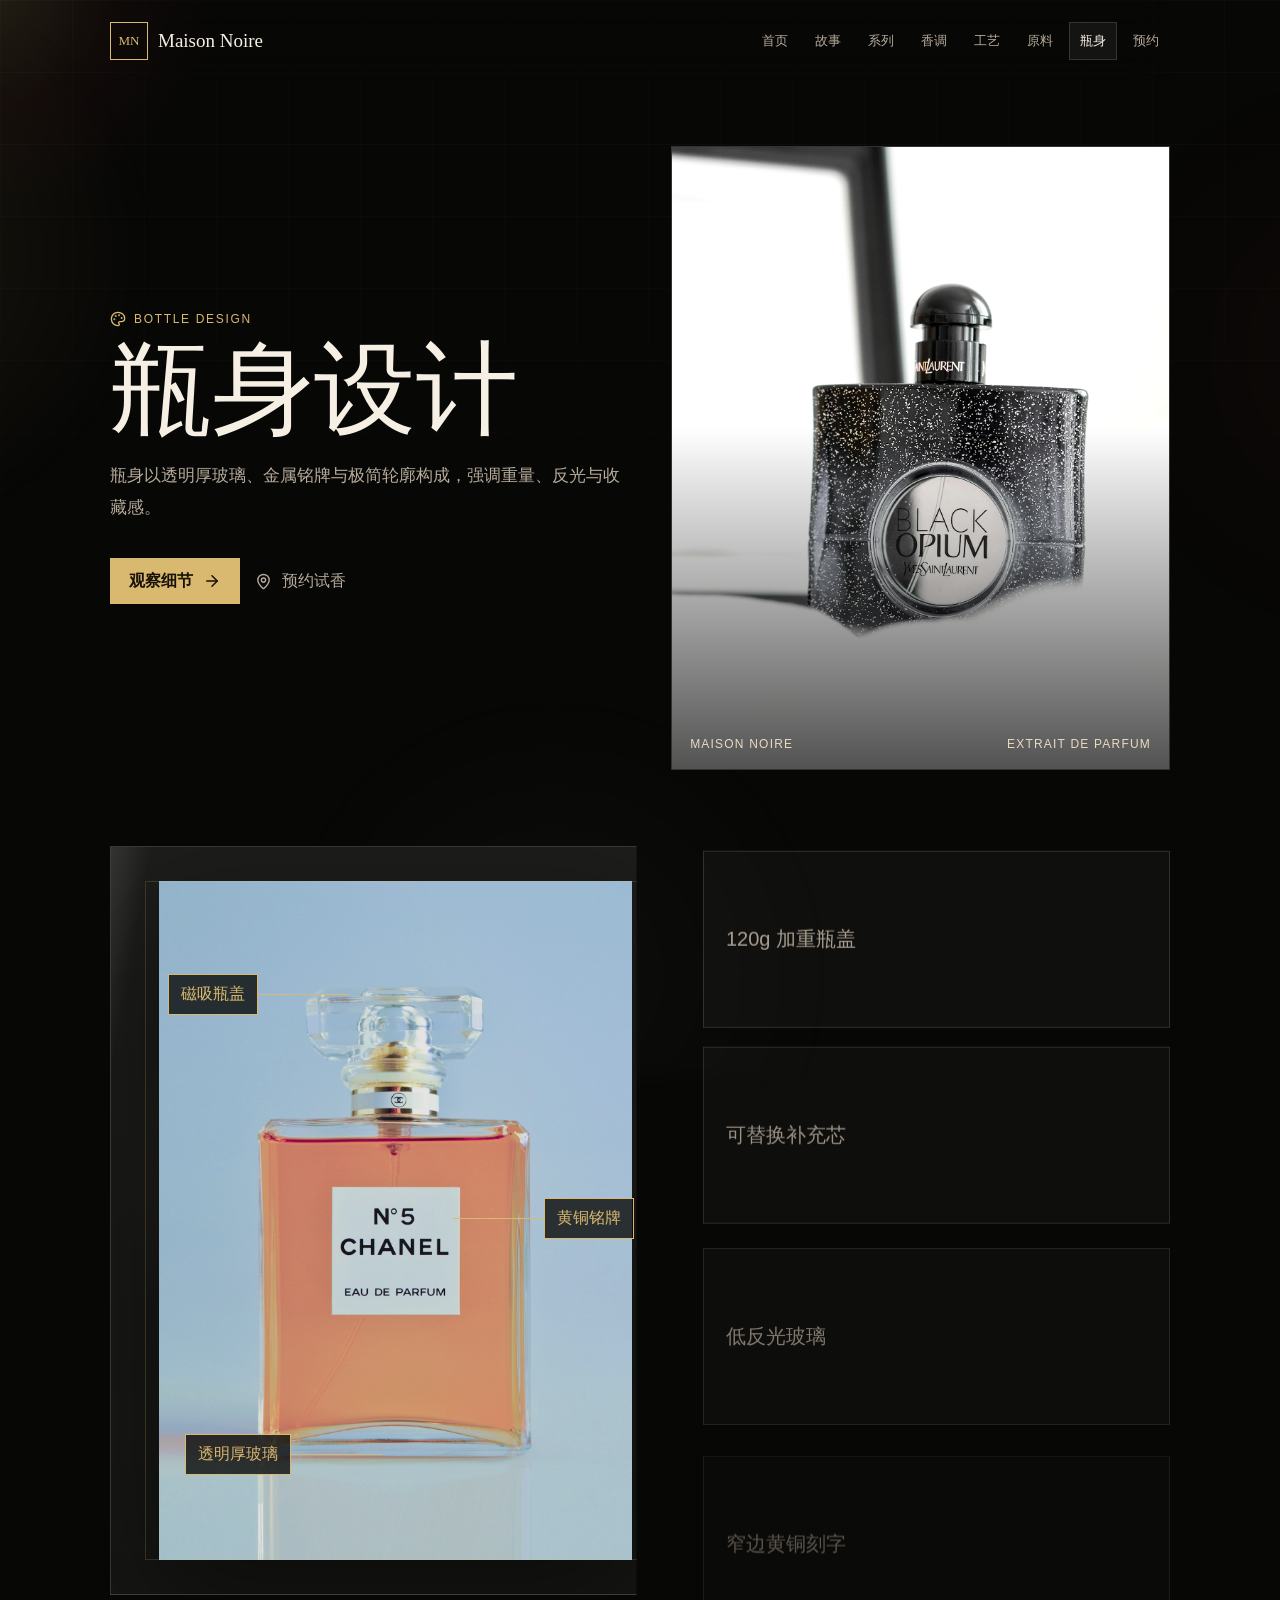
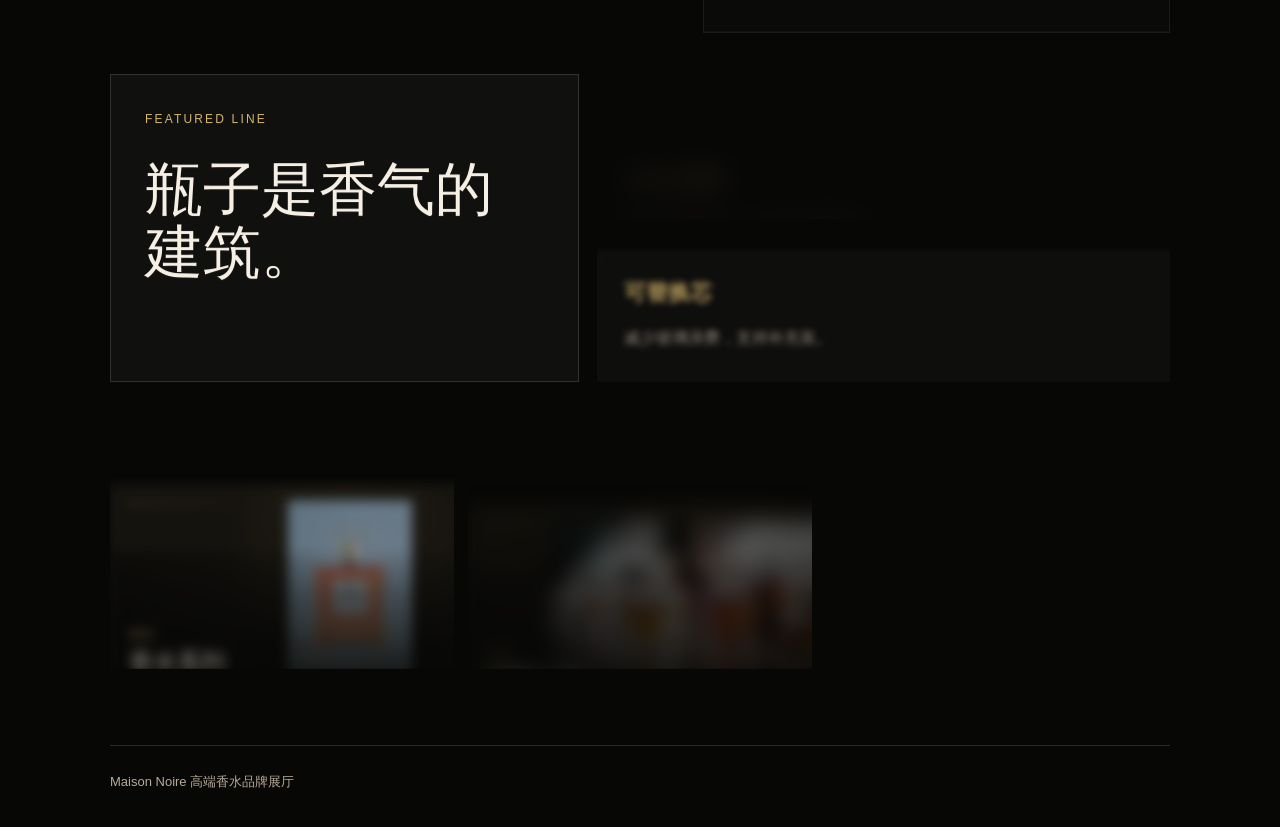
<file: html/bottles.html>
<!doctype html>
<html lang="zh-CN">
  <head>
    <meta charset="UTF-8" />
    <meta name="viewport" content="width=device-width, initial-scale=1.0" />
    <link rel="icon" href="./favicon.svg" />
    <title>Maison Noire - 瓶身设计</title>
    <script type="module" crossorigin src="../js/main.js"></script>
    <link rel="stylesheet" crossorigin href="../css/main.css">
  </head>
  <body>
    <div id="root"></div>
  </body>
</html>
</file>
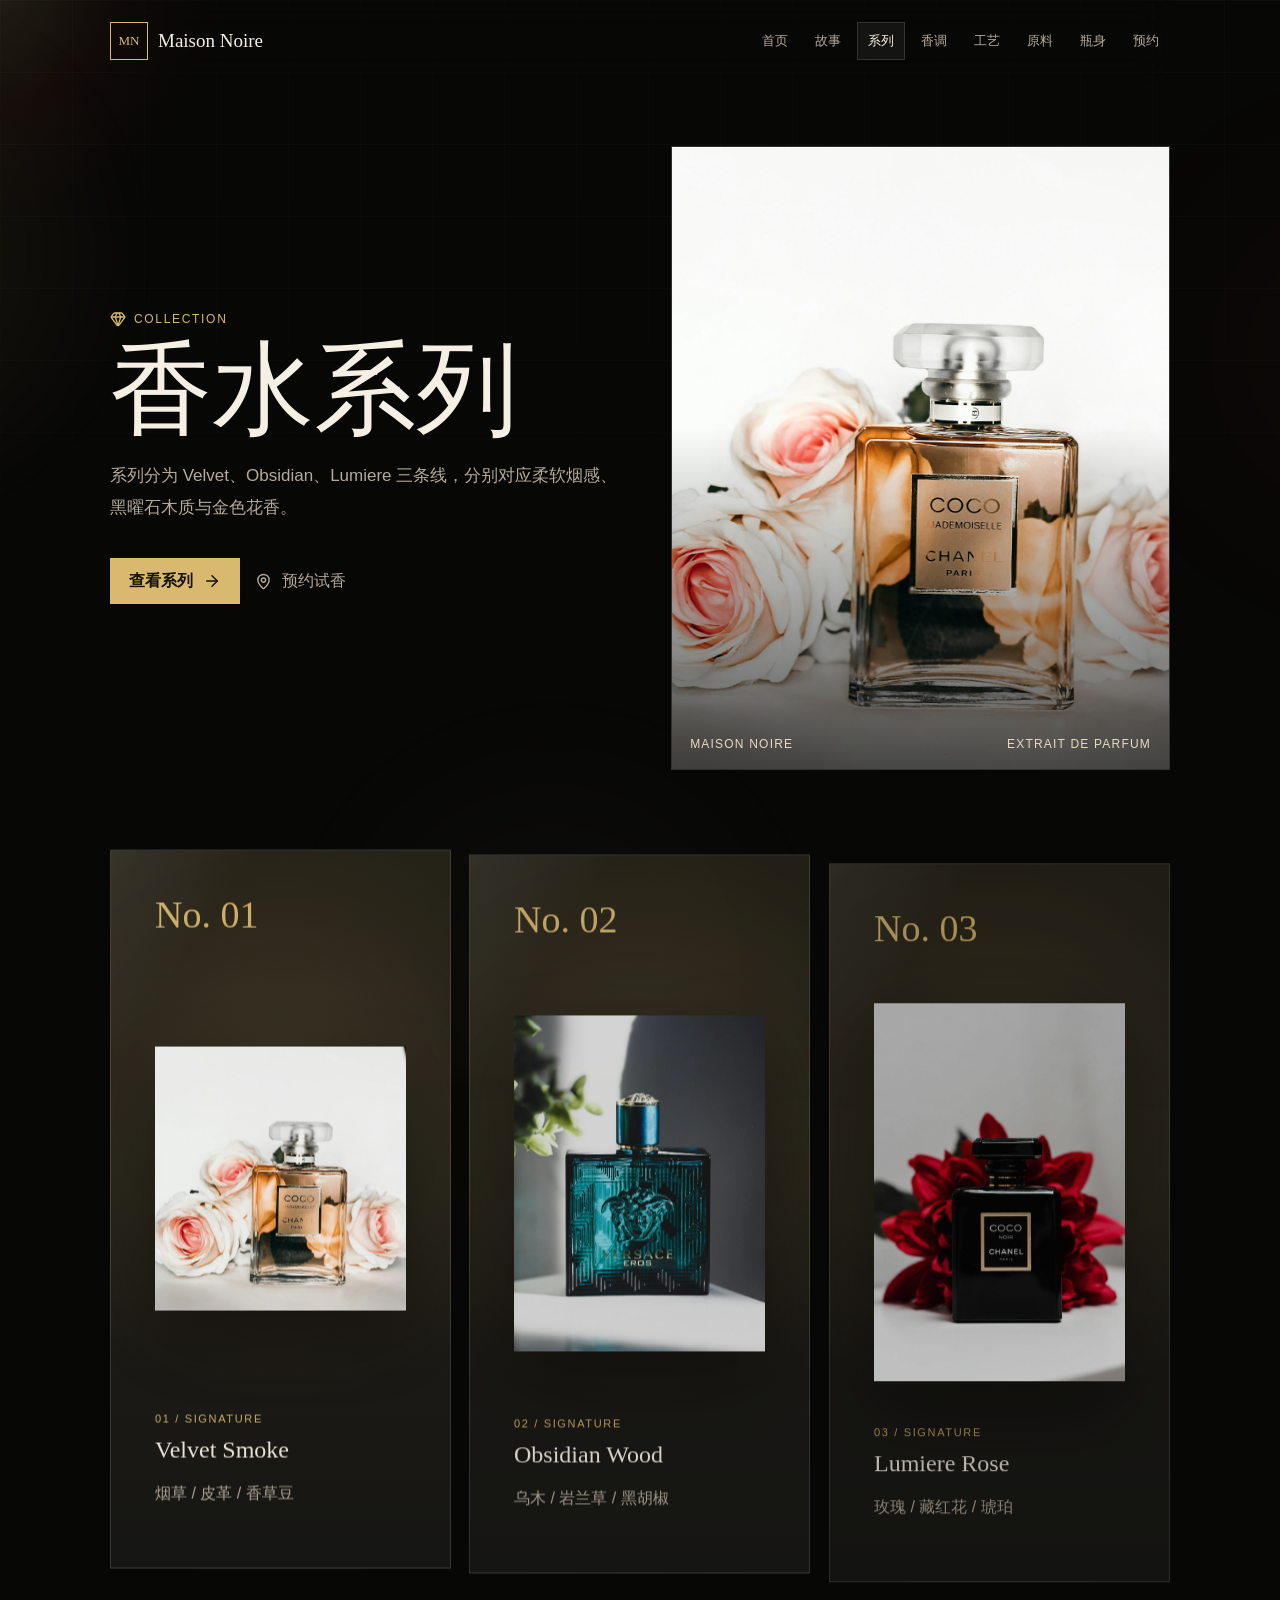
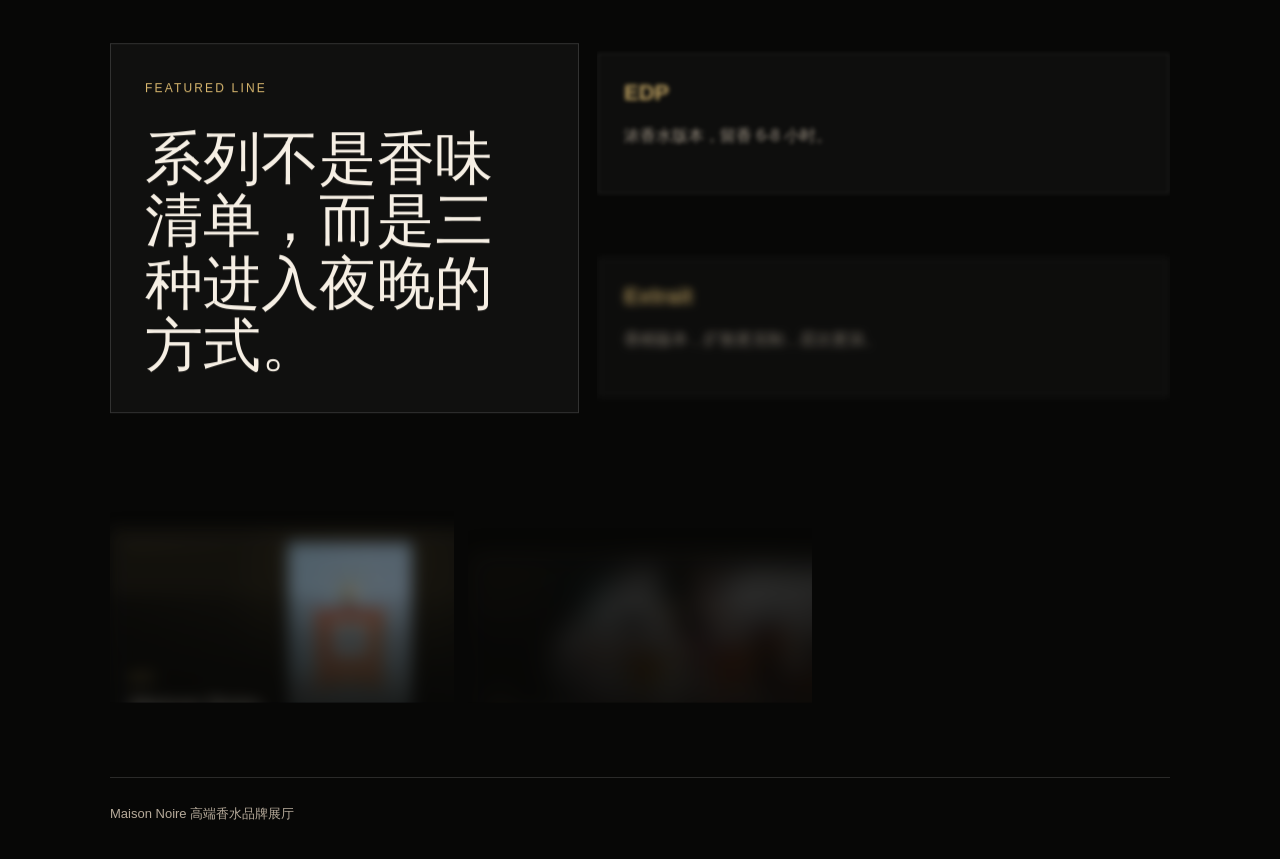
<file: html/collection.html>
<!doctype html>
<html lang="zh-CN">
  <head>
    <meta charset="UTF-8" />
    <meta name="viewport" content="width=device-width, initial-scale=1.0" />
    <link rel="icon" href="./favicon.svg" />
    <title>Maison Noire - 香水系列</title>
    <script type="module" crossorigin src="../js/main.js"></script>
    <link rel="stylesheet" crossorigin href="../css/main.css">
  </head>
  <body>
    <div id="root"></div>
  </body>
</html>
</file>
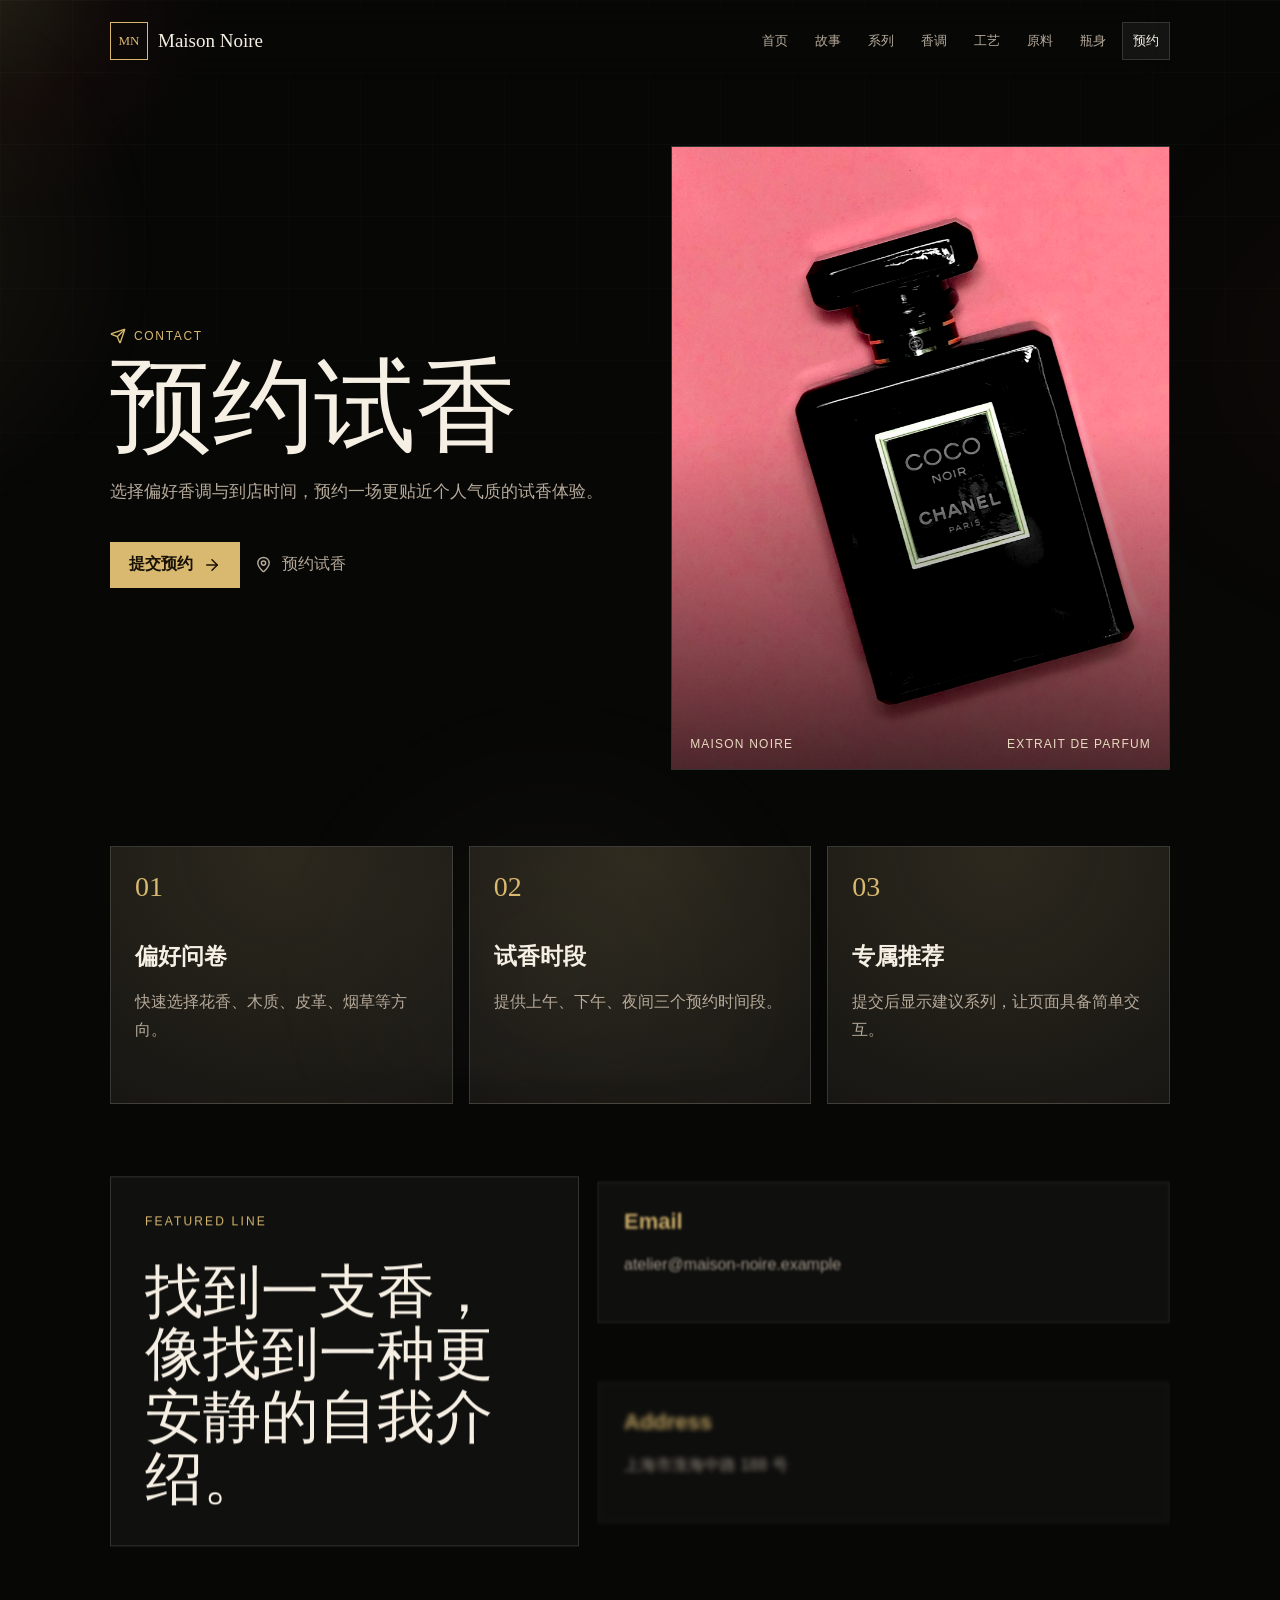
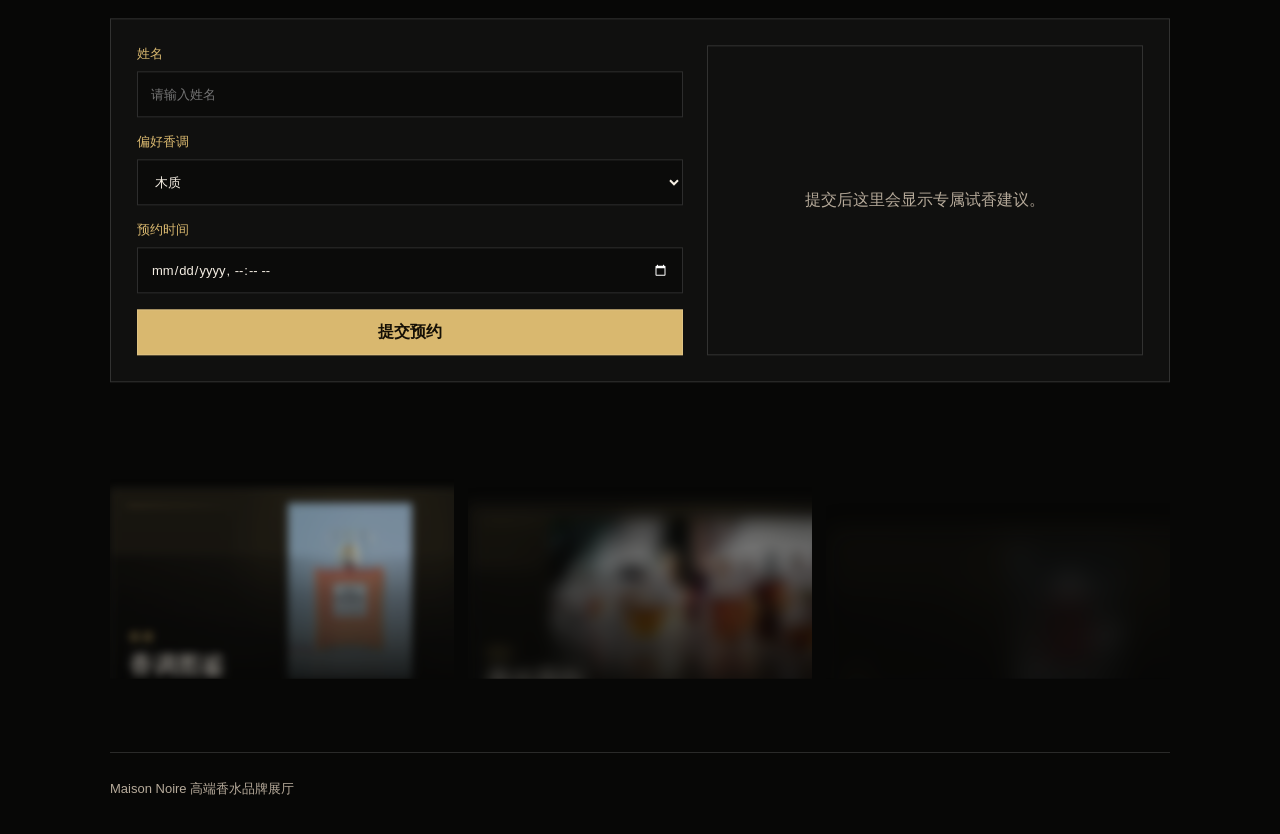
<file: html/contact.html>
<!doctype html>
<html lang="zh-CN">
  <head>
    <meta charset="UTF-8" />
    <meta name="viewport" content="width=device-width, initial-scale=1.0" />
    <link rel="icon" href="./favicon.svg" />
    <title>Maison Noire - 预约试香</title>
    <script type="module" crossorigin src="../js/main.js"></script>
    <link rel="stylesheet" crossorigin href="../css/main.css">
  </head>
  <body>
    <div id="root"></div>
  </body>
</html>
</file>
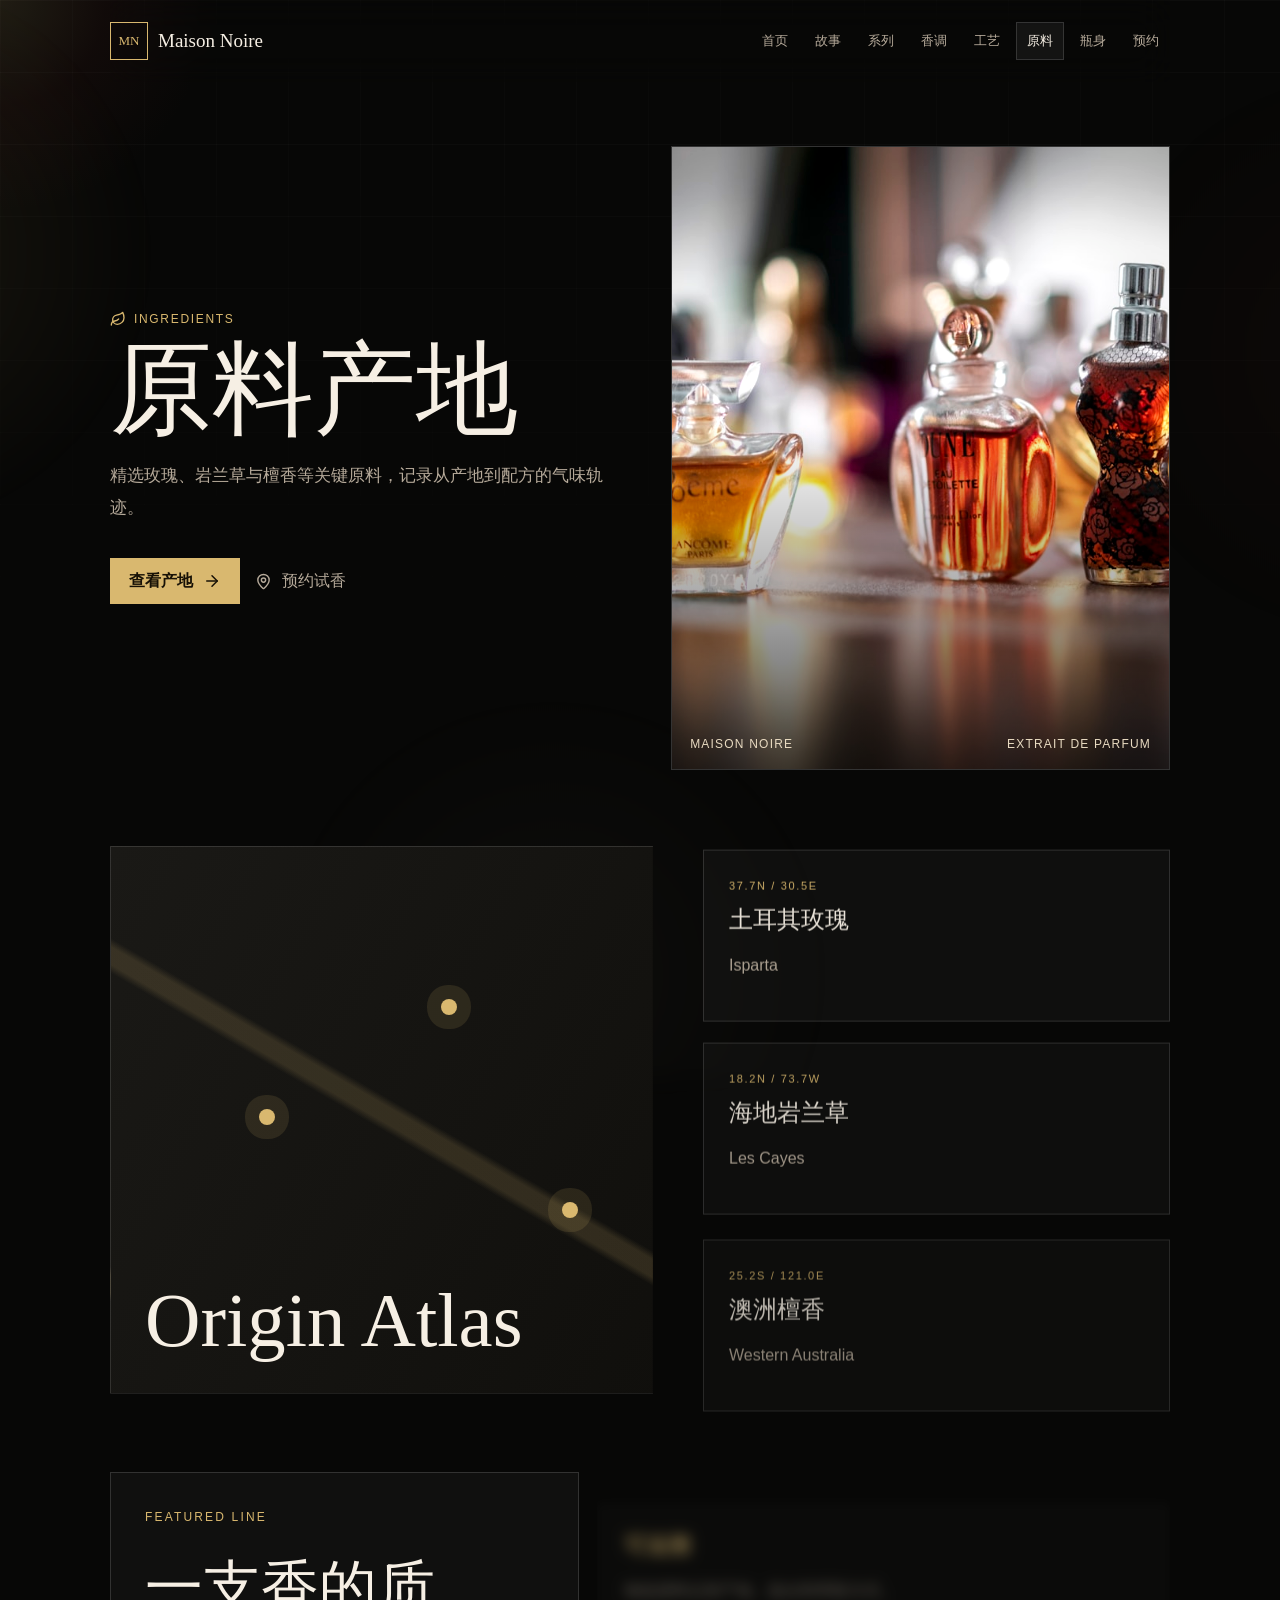
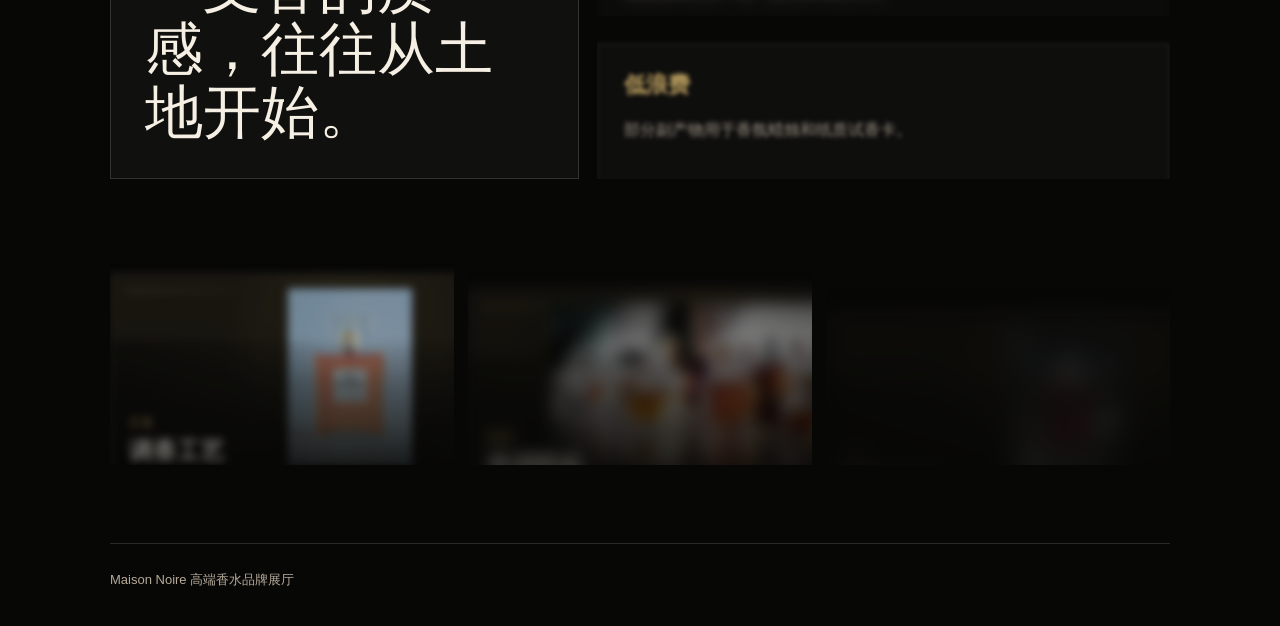
<file: html/ingredients.html>
<!doctype html>
<html lang="zh-CN">
  <head>
    <meta charset="UTF-8" />
    <meta name="viewport" content="width=device-width, initial-scale=1.0" />
    <link rel="icon" href="./favicon.svg" />
    <title>Maison Noire - 原料产地</title>
    <script type="module" crossorigin src="../js/main.js"></script>
    <link rel="stylesheet" crossorigin href="../css/main.css">
  </head>
  <body>
    <div id="root"></div>
  </body>
</html>
</file>
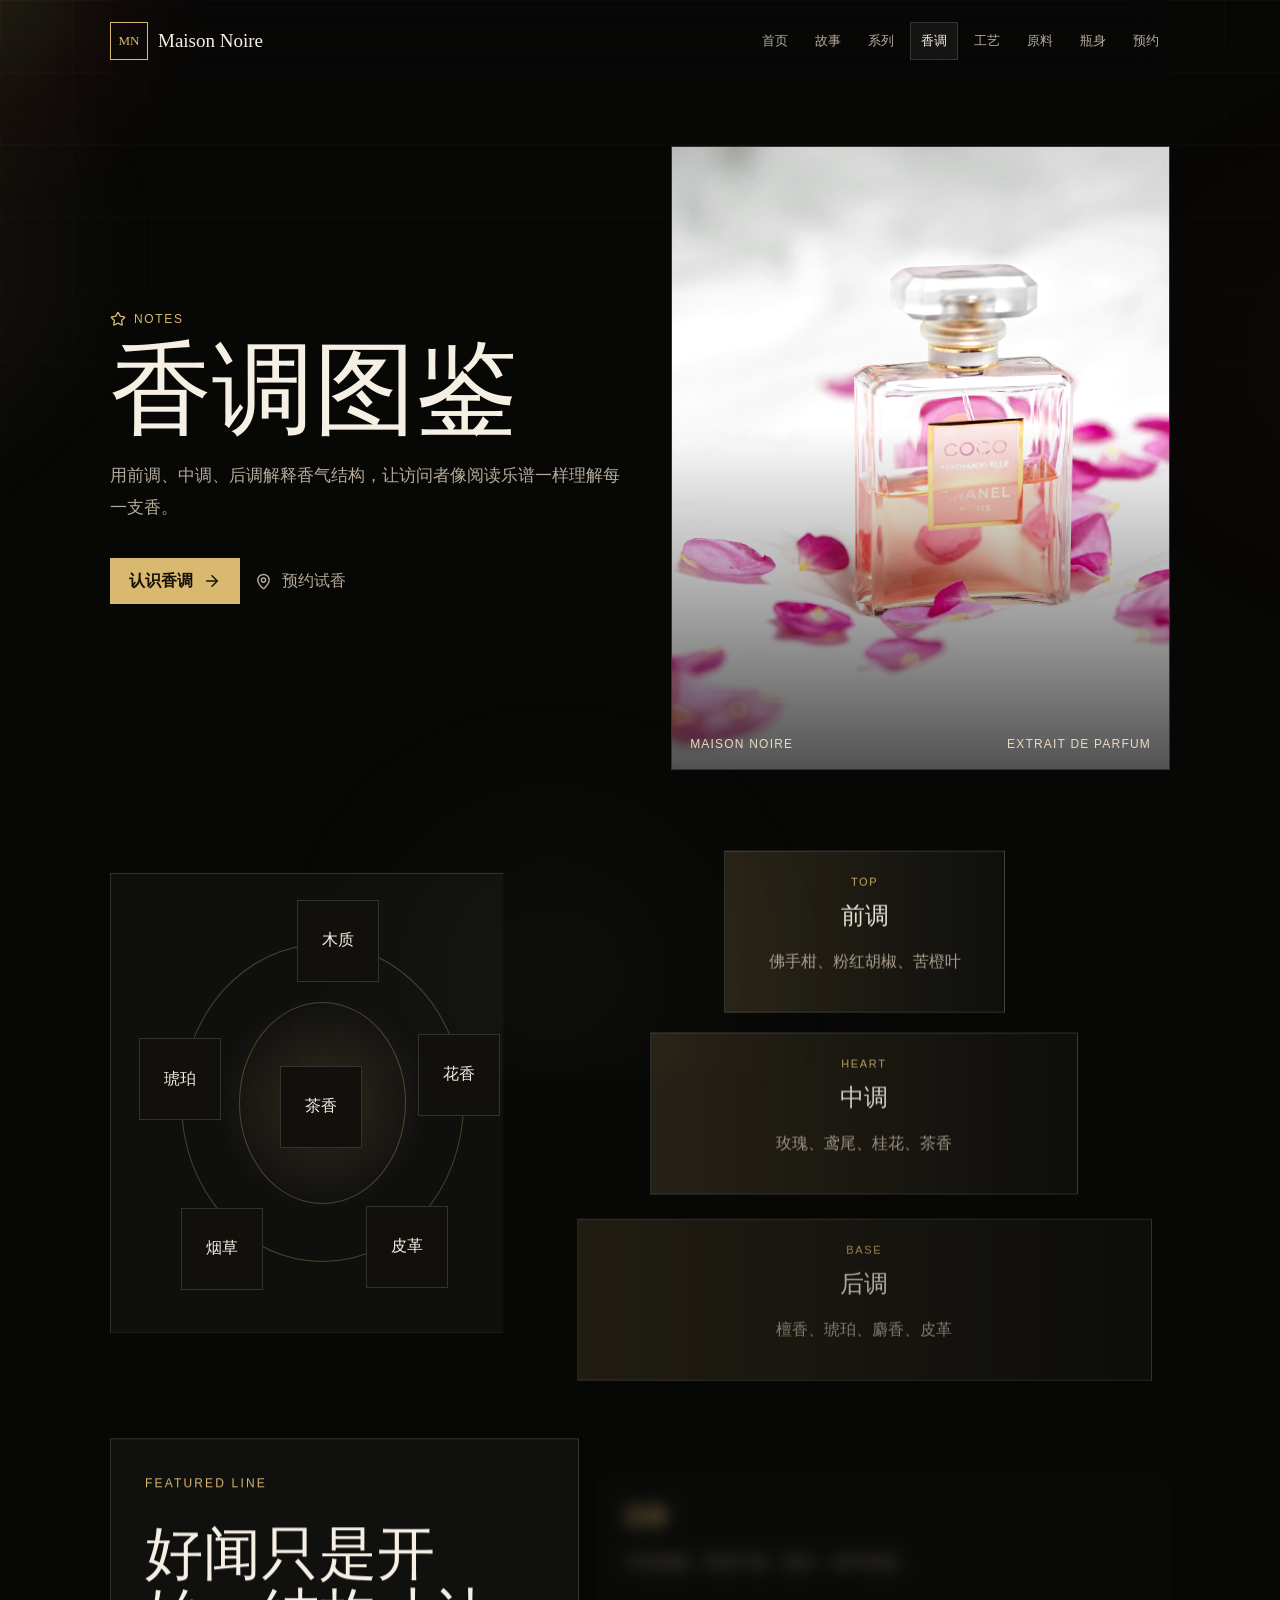
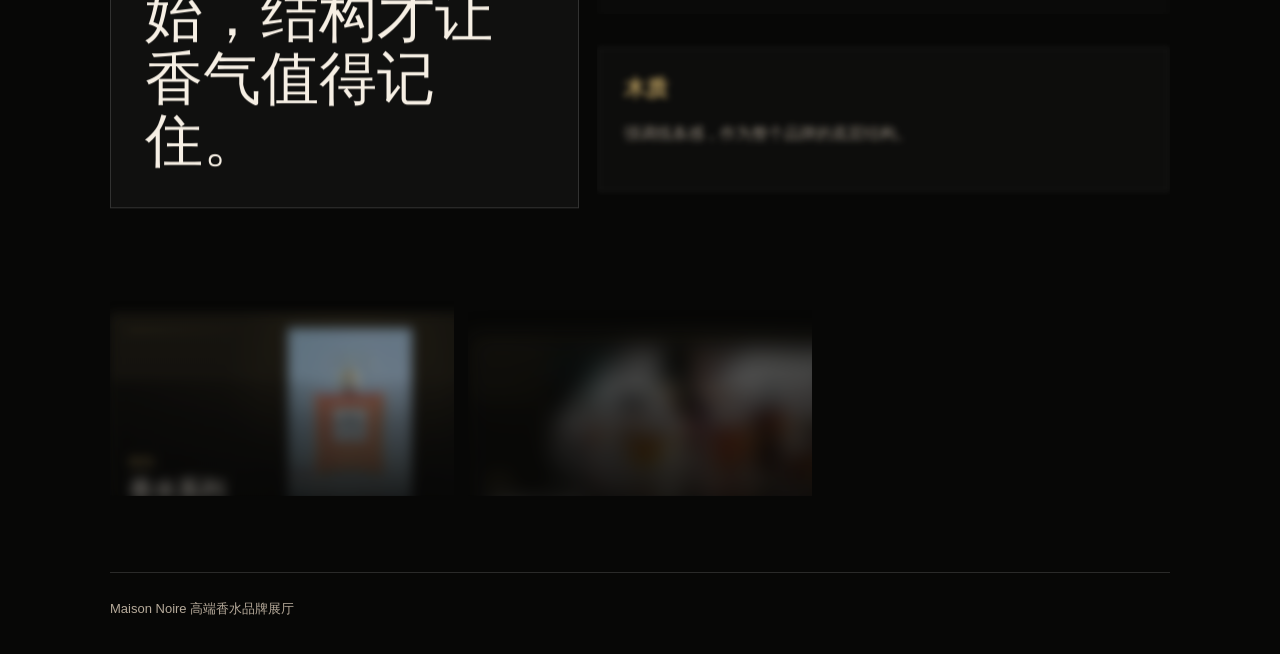
<file: html/notes.html>
<!doctype html>
<html lang="zh-CN">
  <head>
    <meta charset="UTF-8" />
    <meta name="viewport" content="width=device-width, initial-scale=1.0" />
    <link rel="icon" href="./favicon.svg" />
    <title>Maison Noire - 香调图鉴</title>
    <script type="module" crossorigin src="../js/main.js"></script>
    <link rel="stylesheet" crossorigin href="../css/main.css">
  </head>
  <body>
    <div id="root"></div>
  </body>
</html>
</file>
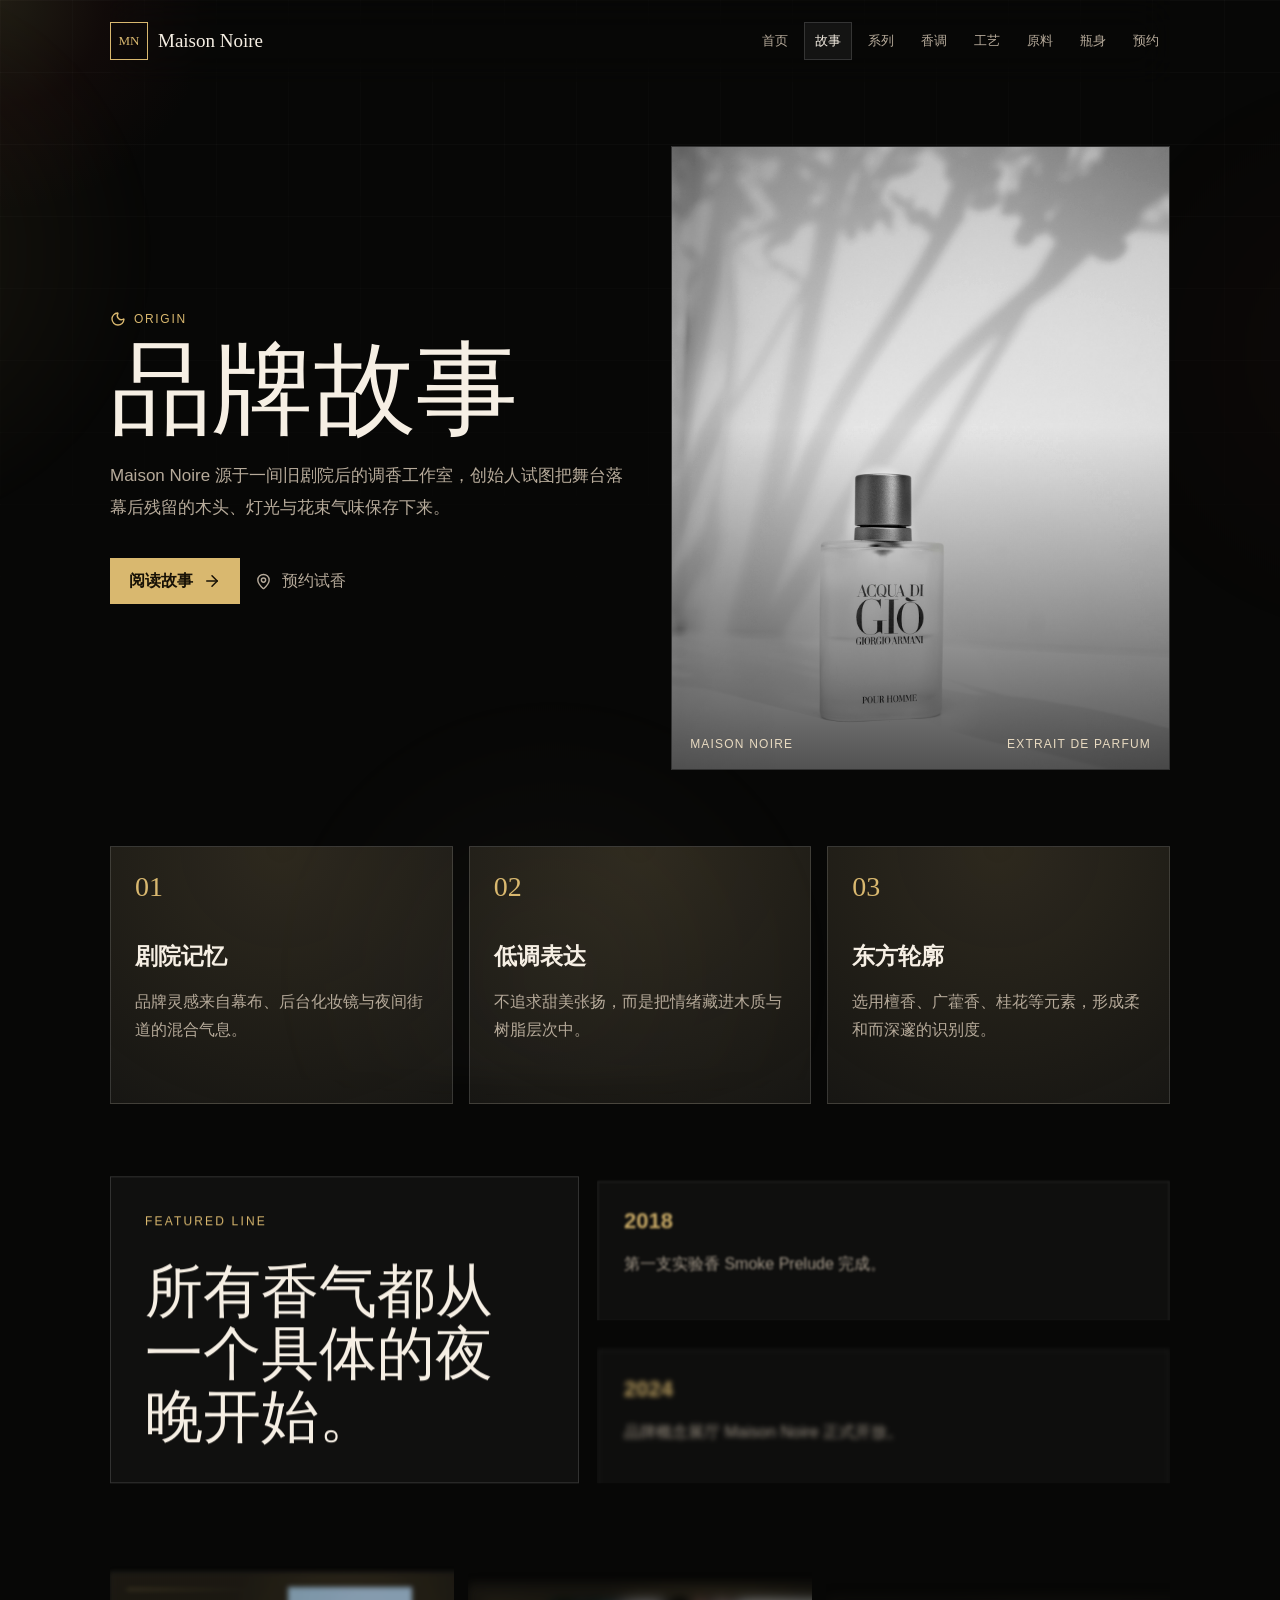
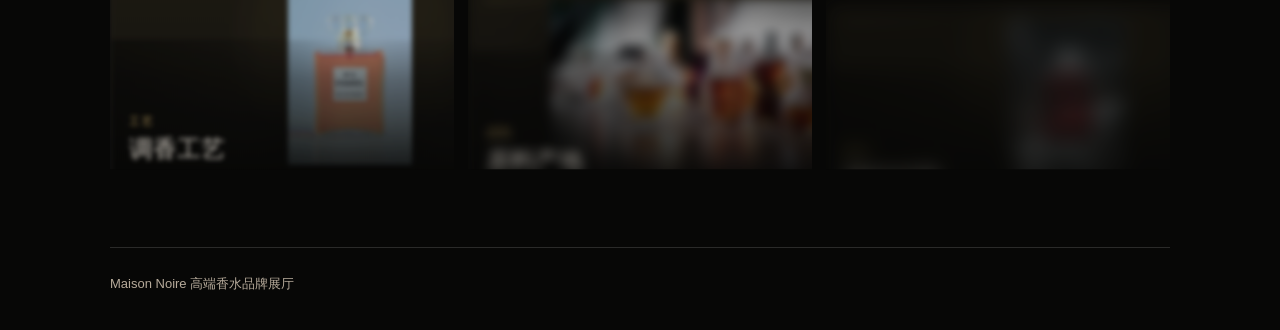
<file: html/story.html>
<!doctype html>
<html lang="zh-CN">
  <head>
    <meta charset="UTF-8" />
    <meta name="viewport" content="width=device-width, initial-scale=1.0" />
    <link rel="icon" href="./favicon.svg" />
    <title>Maison Noire - 品牌故事</title>
    <script type="module" crossorigin src="../js/main.js"></script>
    <link rel="stylesheet" crossorigin href="../css/main.css">
  </head>
  <body>
    <div id="root"></div>
  </body>
</html>
</file>
<file: css/main.css>
:root{color-scheme:dark;--bg: #070706;--ink: #f6efe4;--muted: #b6aa9a;--soft: #746a5f;--gold: #d9b86f;--gold-deep: #8f6a2c;--line: rgba(255, 255, 255, .14);--glass: rgba(255, 255, 255, .06);--black: #0e0d0b;font-family:Microsoft YaHei,Noto Sans SC,sans-serif}*{box-sizing:border-box}html{scroll-behavior:smooth}body{margin:0;background:var(--bg);color:var(--ink)}.cursor-glow{position:fixed;left:-220px;top:-220px;width:440px;height:440px;border-radius:50%;pointer-events:none;z-index:-1;background:radial-gradient(circle,rgba(217,184,111,.12),rgba(124,42,38,.08) 34%,transparent 68%);mix-blend-mode:screen;transition:transform .16s ease-out}body:before{content:"";position:fixed;inset:0;pointer-events:none;background-image:linear-gradient(rgba(255,255,255,.035) 1px,transparent 1px),linear-gradient(90deg,rgba(255,255,255,.025) 1px,transparent 1px);background-size:72px 72px;-webkit-mask-image:linear-gradient(to bottom,rgba(0,0,0,.8),transparent 80%);mask-image:linear-gradient(to bottom,rgba(0,0,0,.8),transparent 80%);z-index:-2}a{color:inherit;text-decoration:none}img{display:block;max-width:100%}video{display:block;max-width:100%}.site-shell{min-height:100vh;overflow-x:hidden;position:relative}.wrap{width:min(1060px,calc(100vw - 36px));margin:0 auto}.site-header{width:min(1060px,calc(100vw - 36px));margin:0 auto;padding:22px 0;display:flex;align-items:center;justify-content:space-between;gap:18px;position:sticky;top:0;z-index:20;-webkit-backdrop-filter:blur(18px);backdrop-filter:blur(18px)}.brand{display:inline-flex;align-items:center;gap:10px;font-family:Georgia,Times New Roman,serif;font-size:19px;white-space:nowrap}.brand span{display:grid;place-items:center;width:38px;height:38px;border:1px solid var(--gold);color:var(--gold);font-size:13px}nav{display:flex;flex-wrap:wrap;justify-content:flex-end;gap:5px}nav a{padding:9px 10px;color:var(--muted);font-size:13px;border:1px solid transparent}nav a:hover,nav a.active{color:var(--ink);border-color:var(--line);background:#ffffff0e}.hero{min-height:690px;padding:64px 0 48px;display:grid;grid-template-columns:minmax(0,1.02fr) minmax(320px,.98fr);align-items:center;gap:42px;position:relative}.kicker{display:inline-flex;align-items:center;gap:8px;color:var(--gold);letter-spacing:.14em;text-transform:uppercase;font-size:12px;margin-bottom:18px}.hero-title{margin:0;font-family:Georgia,Times New Roman,serif;font-weight:500;font-size:clamp(52px,8vw,112px);line-height:.88;letter-spacing:0}.decrypted-text span{display:inline-block;min-width:.54em}.hero-signature{margin:18px 0 0;color:var(--gold);font-family:Georgia,Times New Roman,serif;font-size:15px;letter-spacing:.08em}.split-word{display:inline-block;white-space:nowrap}.split-char{display:inline-block;opacity:0;transform:translateY(34px) rotate(2deg);animation:splitIn .72s cubic-bezier(.2,.8,.2,1) forwards}@keyframes splitIn{to{opacity:1;transform:translateY(0) rotate(0)}}.hero-subtitle{max-width:560px;color:var(--muted);font-size:17px;line-height:1.9;margin:24px 0 0}.hero-actions{display:flex;align-items:center;gap:15px;margin-top:34px;flex-wrap:wrap}.hero-metrics{display:grid;grid-template-columns:repeat(3,minmax(0,1fr));gap:1px;max-width:480px;margin-top:28px;border:1px solid var(--line);background:var(--line)}.hero-metrics div{padding:15px 16px;background:#ffffff0b}.hero-metrics strong{display:block;color:var(--gold);font-family:Georgia,Times New Roman,serif;font-size:34px;line-height:1}.hero-metrics span{display:block;margin-top:7px;color:var(--muted);font-size:12px}.primary-link,.text-link{min-height:46px;display:inline-flex;align-items:center;gap:10px}.primary-link{padding:0 19px;background:var(--gold);color:#171106;font-weight:700}.text-link{color:var(--muted)}.magnet{display:inline-block;transition:transform .25s ease}.hero-media{position:relative;aspect-ratio:4 / 5;border:1px solid var(--line);background:#111;overflow:hidden;box-shadow:0 40px 120px #00000070}.hero-media-video{border-color:#d9b86f5c}.hero-media img{transform-origin:center;animation:heroFloat 7s ease-in-out infinite}.hero-media>img,.hero-media>video{width:100%;height:100%;object-fit:cover;filter:saturate(.95) contrast(1.08)}.hero-media>video{min-height:100%}@keyframes heroFloat{0%,to{transform:scale(1.01) translateY(0)}50%{transform:scale(1.04) translateY(-10px)}}.hero-media:after{content:"";position:absolute;inset:0;background:linear-gradient(180deg,#0000 45%,#000000ad)}.media-caption{position:absolute;left:18px;right:18px;bottom:18px;z-index:2;display:flex;justify-content:space-between;gap:12px;color:#e8dac1;font-size:12px;letter-spacing:.1em;text-transform:uppercase}.scroll-cue{position:absolute;left:0;bottom:24px;display:inline-flex;align-items:center;gap:10px;color:var(--muted);font-size:12px;letter-spacing:.12em;text-transform:uppercase}.scroll-cue i{width:34px;height:1px;background:var(--gold);animation:scrollPulse 1.8s ease-in-out infinite}.gsap-reveal{will-change:transform,opacity,filter}.gsap-mask{will-change:clip-path}@keyframes scrollPulse{0%,to{transform:scaleX(.35);transform-origin:left;opacity:.45}50%{transform:scaleX(1);opacity:1}}.section-grid{display:grid;grid-template-columns:repeat(3,minmax(0,1fr));gap:16px;padding:28px 0 72px}.spotlight-card{position:relative;min-height:258px;padding:24px;border:1px solid var(--line);background:radial-gradient(circle at var(--x, 50%) var(--y, 0%),rgba(217,184,111,.14),transparent 24rem),#ffffff0b;overflow:hidden}.glare-hover{position:relative;overflow:hidden;height:100%}.glare-hover:before{content:"";position:absolute;inset:-80%;z-index:2;pointer-events:none;background:linear-gradient(115deg,transparent 34%,rgba(255,255,255,.16) 48%,transparent 62%);transform:translate(-55%) rotate(8deg);transition:transform .8s cubic-bezier(.22,1,.36,1)}.glare-hover:hover:before{transform:translate(55%) rotate(8deg)}.spotlight-card:before{content:"";position:absolute;inset:0;opacity:0;background:radial-gradient(circle at 40% 0%,rgba(255,255,255,.16),transparent 18rem);transition:opacity .2s ease}.spotlight-card:hover:before{opacity:1}.card-number{color:var(--gold);font-family:Georgia,Times New Roman,serif;font-size:28px}.spotlight-card h2{margin:38px 0 14px;font-size:23px;letter-spacing:0}.spotlight-card p,.mini-panel p,.editorial-quote p,.site-footer p,.reserve-result{color:var(--muted);line-height:1.8}.editorial{display:grid;grid-template-columns:.9fr 1.1fr;gap:18px;padding:0 0 72px}.editorial-quote,.mini-panel,.reserve{border:1px solid var(--line);background:#ffffff0a}.editorial-quote{padding:34px}.editorial-quote span{color:var(--gold);font-size:12px;letter-spacing:.18em;text-transform:uppercase}.editorial-quote p{margin:32px 0 0;font-family:Georgia,Times New Roman,serif;font-size:clamp(30px,5vw,58px);line-height:1.08;color:var(--ink)}.editorial-panels{display:grid;gap:18px}.mini-panel{padding:26px}.mini-panel h3{margin:0 0 12px;font-size:22px;color:var(--gold)}.product-strip{display:grid;grid-template-columns:repeat(3,minmax(0,1fr));gap:14px;padding:4px 0 78px;align-items:stretch}.scent-chapters{display:grid;grid-template-columns:1fr;gap:16px;padding:0 0 78px}.scent-chapters article{min-height:190px;border:1px solid var(--line);background:linear-gradient(90deg,rgba(217,184,111,.11),transparent 38%),#ffffff09;display:grid;grid-template-columns:150px 1fr 90px;gap:24px;align-items:center;padding:28px 34px;position:relative;overflow:hidden}.scent-chapters article:after{content:"";position:absolute;inset:auto 0 0;height:1px;background:linear-gradient(90deg,transparent,var(--gold),transparent);transform:translate(-100%);transition:transform .8s ease}.scent-chapters article:hover:after{transform:translate(100%)}.scent-chapters span{color:var(--gold);letter-spacing:.16em;text-transform:uppercase;font-size:12px}.scent-chapters h2{margin:0;font-family:Georgia,Times New Roman,serif;font-size:clamp(30px,4vw,52px);font-weight:500}.scent-chapters p{grid-column:2;color:var(--muted);line-height:1.8;margin:-18px 0 0}.scent-chapters i{grid-row:1 / span 2;grid-column:3;color:#d9b86f38;font-family:Georgia,Times New Roman,serif;font-size:84px;font-style:normal;justify-self:end}.collection-showcase{display:grid;grid-template-columns:repeat(3,minmax(0,1fr));gap:18px;padding:28px 0 78px}.perfume-tower{min-height:660px;border:1px solid var(--line);background:radial-gradient(circle at 50% 37%,rgba(217,184,111,.18),transparent 18rem),linear-gradient(180deg,#d9b86f1f,#ffffff09),#10100e;display:grid;grid-template-rows:auto 1fr auto;overflow:hidden}.tower-glare{display:grid;grid-template-rows:auto 1fr auto;min-height:inherit}.perfume-tower span,.tower-glare>span{padding:20px 22px;color:var(--gold);font-family:Georgia,Times New Roman,serif;font-size:38px}.perfume-tower img,.tower-glare img{width:100%;height:430px;padding:20px 22px 6px;object-fit:contain;object-position:center;filter:drop-shadow(0 28px 40px rgba(0,0,0,.48)) contrast(1.06) saturate(.92);transition:transform .8s cubic-bezier(.22,1,.36,1)}.perfume-tower:hover img{transform:scale(1.025) translateY(-4px)}.perfume-tower div,.tower-glare>div{padding:22px}.perfume-tower small,.pyramid-tier small,.atlas-list small,.gallery-copy span{color:var(--gold);letter-spacing:.15em;text-transform:uppercase;font-size:11px}.perfume-tower h2,.pyramid-tier h2,.craft-timeline h2,.atlas-list h2,.gallery-copy h2{margin:10px 0;font-family:Georgia,Times New Roman,serif;font-weight:500}.perfume-tower p,.pyramid-tier p,.craft-timeline p,.atlas-list p,.spec-stack p{color:var(--muted);line-height:1.75}.notes-lab{padding:28px 0 78px;display:grid;grid-template-columns:.82fr 1.18fr;gap:24px;align-items:center}.note-orbit{min-height:460px;border:1px solid var(--line);position:relative;background:radial-gradient(circle,rgba(217,184,111,.16),transparent 34%),#ffffff09}.note-orbit:before,.note-orbit:after{content:"";position:absolute;inset:70px;border:1px solid rgba(217,184,111,.3);border-radius:50%}.note-orbit:after{inset:128px}.note-orbit span{position:absolute;display:grid;place-items:center;width:82px;height:82px;border:1px solid var(--line);background:#11100d;color:var(--ink)}.note-orbit span:nth-child(1){left:44%;top:26px}.note-orbit span:nth-child(2){right:34px;top:35%}.note-orbit span:nth-child(3){right:86px;bottom:44px}.note-orbit span:nth-child(4){left:70px;bottom:42px}.note-orbit span:nth-child(5){left:28px;top:36%}.note-orbit span:nth-child(6){left:40%;top:42%}.pyramid{display:grid;gap:14px;justify-items:center}.pyramid-tier{min-height:128px;padding:20px;border:1px solid var(--line);background:linear-gradient(90deg,#d9b86f2e,#ffffff0a);text-align:center}.craft-timeline{padding:28px 0 78px;display:grid;grid-template-columns:minmax(0,.9fr) minmax(0,1.1fr);gap:22px;align-items:stretch}.craft-film{min-height:640px;position:sticky;top:96px;border:1px solid rgba(217,184,111,.28);overflow:hidden;background:#11100d}.craft-film video{width:100%;height:100%;min-height:inherit;object-fit:cover;filter:contrast(1.14) saturate(.88) brightness(.78)}.craft-film:after{content:"";position:absolute;inset:0;background:linear-gradient(180deg,#0000001f,#000000c2),linear-gradient(90deg,rgba(217,184,111,.18),transparent 32%)}.craft-film div{position:absolute;left:24px;right:24px;bottom:24px;z-index:1}.craft-film span{color:var(--gold);letter-spacing:.16em;text-transform:uppercase;font-size:11px}.craft-film strong{display:block;margin-top:14px;font-family:Georgia,Times New Roman,serif;font-weight:500;font-size:clamp(34px,4vw,58px);line-height:1.02}.craft-steps{display:grid;gap:16px}.craft-steps article{min-height:190px;padding:26px;border:1px solid var(--line);background:#ffffff0a;position:relative;overflow:hidden}.craft-steps article:before{content:"";position:absolute;inset:0 auto 0 0;width:3px;background:var(--gold);opacity:.8}.craft-steps article:after{content:"";position:absolute;right:-80px;top:18px;width:180px;height:180px;border:1px solid rgba(217,184,111,.16);transform:rotate(18deg)}.craft-steps span{color:var(--gold);font-family:Georgia,Times New Roman,serif;font-size:42px}.ingredient-atlas{display:grid;grid-template-columns:1.1fr .9fr;gap:22px;padding:28px 0 78px}.atlas-map{min-height:520px;border:1px solid var(--line);position:relative;overflow:hidden;background:linear-gradient(30deg,transparent 48%,rgba(217,184,111,.16) 49% 51%,transparent 52%),linear-gradient(120deg,#ffffff0a,#00000014),#11100d}.atlas-map strong{position:absolute;left:34px;bottom:28px;font-family:Georgia,Times New Roman,serif;font-size:clamp(44px,6vw,80px);font-weight:500}.pin{position:absolute;width:16px;height:16px;border-radius:50%;background:var(--gold);box-shadow:0 0 0 14px #d9b86f1f}.pin-one{left:58%;top:28%}.pin-two{left:26%;top:48%}.pin-three{right:18%;bottom:32%}.atlas-list{display:grid;gap:16px}.atlas-list article{padding:25px;border:1px solid var(--line);background:#ffffff0a}.bottle-breakdown{display:grid;grid-template-columns:1.1fr .9fr;gap:22px;padding:28px 0 78px;align-items:stretch}.bottle-stage{position:relative;min-height:560px;border:1px solid var(--line);overflow:hidden;background:radial-gradient(circle at 50% 44%,rgba(217,184,111,.16),transparent 17rem),linear-gradient(180deg,#ffffff0e,#ffffff05),#10100e}.bottle-stage:after{content:"";position:absolute;inset:34px;border:1px solid rgba(217,184,111,.18);pointer-events:none}.bottle-stage img{width:100%;height:100%;padding:34px 48px;object-fit:contain;object-position:center;opacity:.88;filter:drop-shadow(0 34px 54px rgba(0,0,0,.48))}.bottle-scan{position:absolute;inset:0 auto 0 0;width:22%;background:linear-gradient(90deg,transparent,rgba(255,255,255,.16),transparent);transform:skew(-10deg) translate(-120%);animation:bottleScan 4.2s ease-in-out infinite;pointer-events:none}@keyframes bottleScan{0%,38%{transform:skew(-10deg) translate(-120%)}72%,to{transform:skew(-10deg) translate(540%)}}.callout{position:absolute;padding:9px 12px;border:1px solid var(--gold);background:#070706c7;color:var(--gold)}.callout:before{content:"";position:absolute;width:92px;height:1px;background:var(--gold);top:50%}.cap{top:17%;left:10%}.plate{top:47%;right:8%}.glass{bottom:16%;left:13%}.cap:before,.glass:before{left:100%}.plate:before{right:100%}.spec-stack{display:grid;grid-template-rows:repeat(4,1fr);gap:14px}.spec-stack p{margin:0;display:flex;align-items:center;padding:22px;border:1px solid var(--line);background:#ffffff0a;font-size:20px}.boutique-gallery{padding:28px 0 78px;display:grid;grid-template-columns:1.3fr .7fr;grid-template-rows:250px 250px;gap:18px}.boutique-gallery img{width:100%;height:100%;object-fit:cover;border:1px solid var(--line)}.gallery-large{grid-row:span 2}.gallery-copy{padding:26px;border:1px solid var(--line);background:#ffffff0a}.gallery-copy h2{font-size:32px;line-height:1.25}.strip-item{aspect-ratio:16 / 7;min-height:210px;border:1px solid var(--line);overflow:hidden;background:radial-gradient(circle at 50% 32%,rgba(217,184,111,.18),transparent 44%),linear-gradient(180deg,#d9b86f14,#ffffff06),#11100d;display:block;position:relative}.strip-item img{position:absolute;inset:14px 18px 16px;z-index:0;height:calc(100% - 30px);width:calc(100% - 36px);object-fit:contain;object-position:var(--card-focus, center);filter:drop-shadow(0 18px 26px rgba(0,0,0,.45)) saturate(.9) contrast(1.05) brightness(.88);transition:transform .75s cubic-bezier(.22,1,.36,1),filter .75s cubic-bezier(.22,1,.36,1)}.strip-item:hover img{transform:translateY(-4px);filter:drop-shadow(0 24px 32px rgba(0,0,0,.5)) saturate(.96) contrast(1.08) brightness(.96)}.strip-item:after{content:"";position:absolute;inset:auto 0 0;height:68%;pointer-events:none;background:linear-gradient(180deg,transparent,rgba(7,7,6,.34) 28%,rgba(7,7,6,.94)),linear-gradient(90deg,rgba(7,7,6,.56),transparent 48%,rgba(7,7,6,.24))}.strip-item:before{content:"";position:absolute;left:16px;right:16px;top:16px;height:1px;z-index:1;background:linear-gradient(90deg,var(--gold),transparent);opacity:.64;transform:scaleX(.28);transform-origin:left;transition:transform .65s cubic-bezier(.22,1,.36,1),opacity .65s ease}.strip-item:hover:before{opacity:1;transform:scaleX(1)}.strip-item div{position:absolute;left:0;right:0;bottom:0;z-index:1;padding:18px}.strip-item span,.strip-item strong{display:block}.strip-item span{color:var(--gold);font-size:11px;letter-spacing:.16em;text-transform:uppercase}.strip-item strong{margin-top:8px;font-size:24px;line-height:1.08;font-family:Georgia,Times New Roman,serif;font-weight:500}.reserve{display:grid;grid-template-columns:1fr .8fr;gap:24px;padding:26px;margin-bottom:78px}form{display:grid;gap:16px}label{display:grid;gap:8px;color:var(--gold);font-size:13px}input,select,button{height:46px;border:1px solid var(--line);background:#00000059;color:var(--ink);padding:0 13px;font:inherit}button{background:var(--gold);color:#151006;font-weight:800;cursor:pointer}.reserve-result{display:grid;place-items:center;min-height:180px;border:1px solid var(--line);padding:24px}.site-footer{border-top:1px solid var(--line);padding:24px 0 34px;display:flex;justify-content:space-between;gap:20px}.site-footer p{margin:0;font-size:13px}.aurora{position:fixed;inset:-20%;overflow:hidden;pointer-events:none;z-index:-3;filter:blur(12px)}.aurora span{position:absolute;width:48vw;height:48vw;border-radius:999px;opacity:.38;animation:auroraMove 18s ease-in-out infinite alternate}.aurora span:nth-child(1){left:-10%;top:10%;background:radial-gradient(circle,rgba(217,184,111,.36),transparent 65%)}.aurora span:nth-child(2){right:-8%;top:18%;background:radial-gradient(circle,rgba(124,42,38,.26),transparent 66%);animation-delay:-5s}.aurora span:nth-child(3){left:28%;bottom:-16%;background:radial-gradient(circle,rgba(255,240,214,.12),transparent 67%);animation-delay:-9s}.aurora-soft span{opacity:.25}@keyframes auroraMove{0%{transform:translate3d(-3%,1%,0) scale(1)}to{transform:translate3d(6%,-4%,0) scale(1.12)}}@media(min-width:861px)and (max-width:1120px){.wrap,.site-header{width:min(1000px,calc(100vw - 48px))}.site-header{gap:14px}nav a{padding:8px;font-size:12px}.hero{min-height:620px;grid-template-columns:minmax(0,.96fr) minmax(300px,1.04fr);gap:30px;padding:46px 0 54px}.hero-title{font-size:clamp(54px,7vw,86px)}.hero-subtitle{font-size:16px}.section-grid,.collection-showcase{gap:14px}.perfume-tower{min-height:610px}.perfume-tower img,.tower-glare img{height:390px;padding-inline:18px}.bottle-stage{min-height:620px}.product-strip{gap:12px}.strip-item strong{font-size:21px}}@media(max-width:860px){.site-header{align-items:flex-start;flex-direction:column;position:static}nav{justify-content:flex-start}.hero,.editorial,.reserve{grid-template-columns:1fr}.hero{min-height:auto;padding:28px 0 72px}.section-grid,.product-strip,.collection-showcase,.notes-lab,.ingredient-atlas,.bottle-breakdown,.craft-timeline,.boutique-gallery{grid-template-columns:1fr}.craft-film{min-height:460px;position:relative;top:auto}.boutique-gallery{grid-template-rows:auto}.gallery-large{grid-row:auto;min-height:360px}.perfume-tower,.tower-glare{min-height:auto}.perfume-tower img,.tower-glare img{height:clamp(360px,72vw,520px);padding:18px 24px 0}.bottle-stage{min-height:clamp(520px,92vw,680px)}.bottle-stage img{padding:54px 34px 74px}.callout{font-size:12px}.callout:before{width:44px}.cap{top:10%;left:7%}.plate{top:48%;right:5%}.glass{bottom:10%;left:7%}.site-footer{flex-direction:column}.hero-metrics,.scent-chapters article{grid-template-columns:1fr}.strip-item{aspect-ratio:4 / 3;min-height:0}.scent-chapters p,.scent-chapters i{grid-column:auto;grid-row:auto;margin:0}.scroll-cue{bottom:22px}}@media(min-width:680px)and (max-width:860px){.wrap,.site-header{width:min(760px,calc(100vw - 48px))}.site-header{position:sticky}.hero{padding-top:42px}.hero-media{width:min(560px,100%);justify-self:center}.hero-metrics{grid-template-columns:repeat(3,minmax(0,1fr));max-width:620px}.section-grid{grid-template-columns:repeat(2,minmax(0,1fr))}.product-strip{grid-template-columns:repeat(3,minmax(0,1fr))}.strip-item{aspect-ratio:5 / 4}.strip-item strong{font-size:clamp(18px,2.8vw,22px)}}@media(max-width:520px){.hero-signature{font-size:12px;letter-spacing:.03em;line-height:1.8}.hero-signature .decrypted-text{white-space:nowrap}}
</file>
